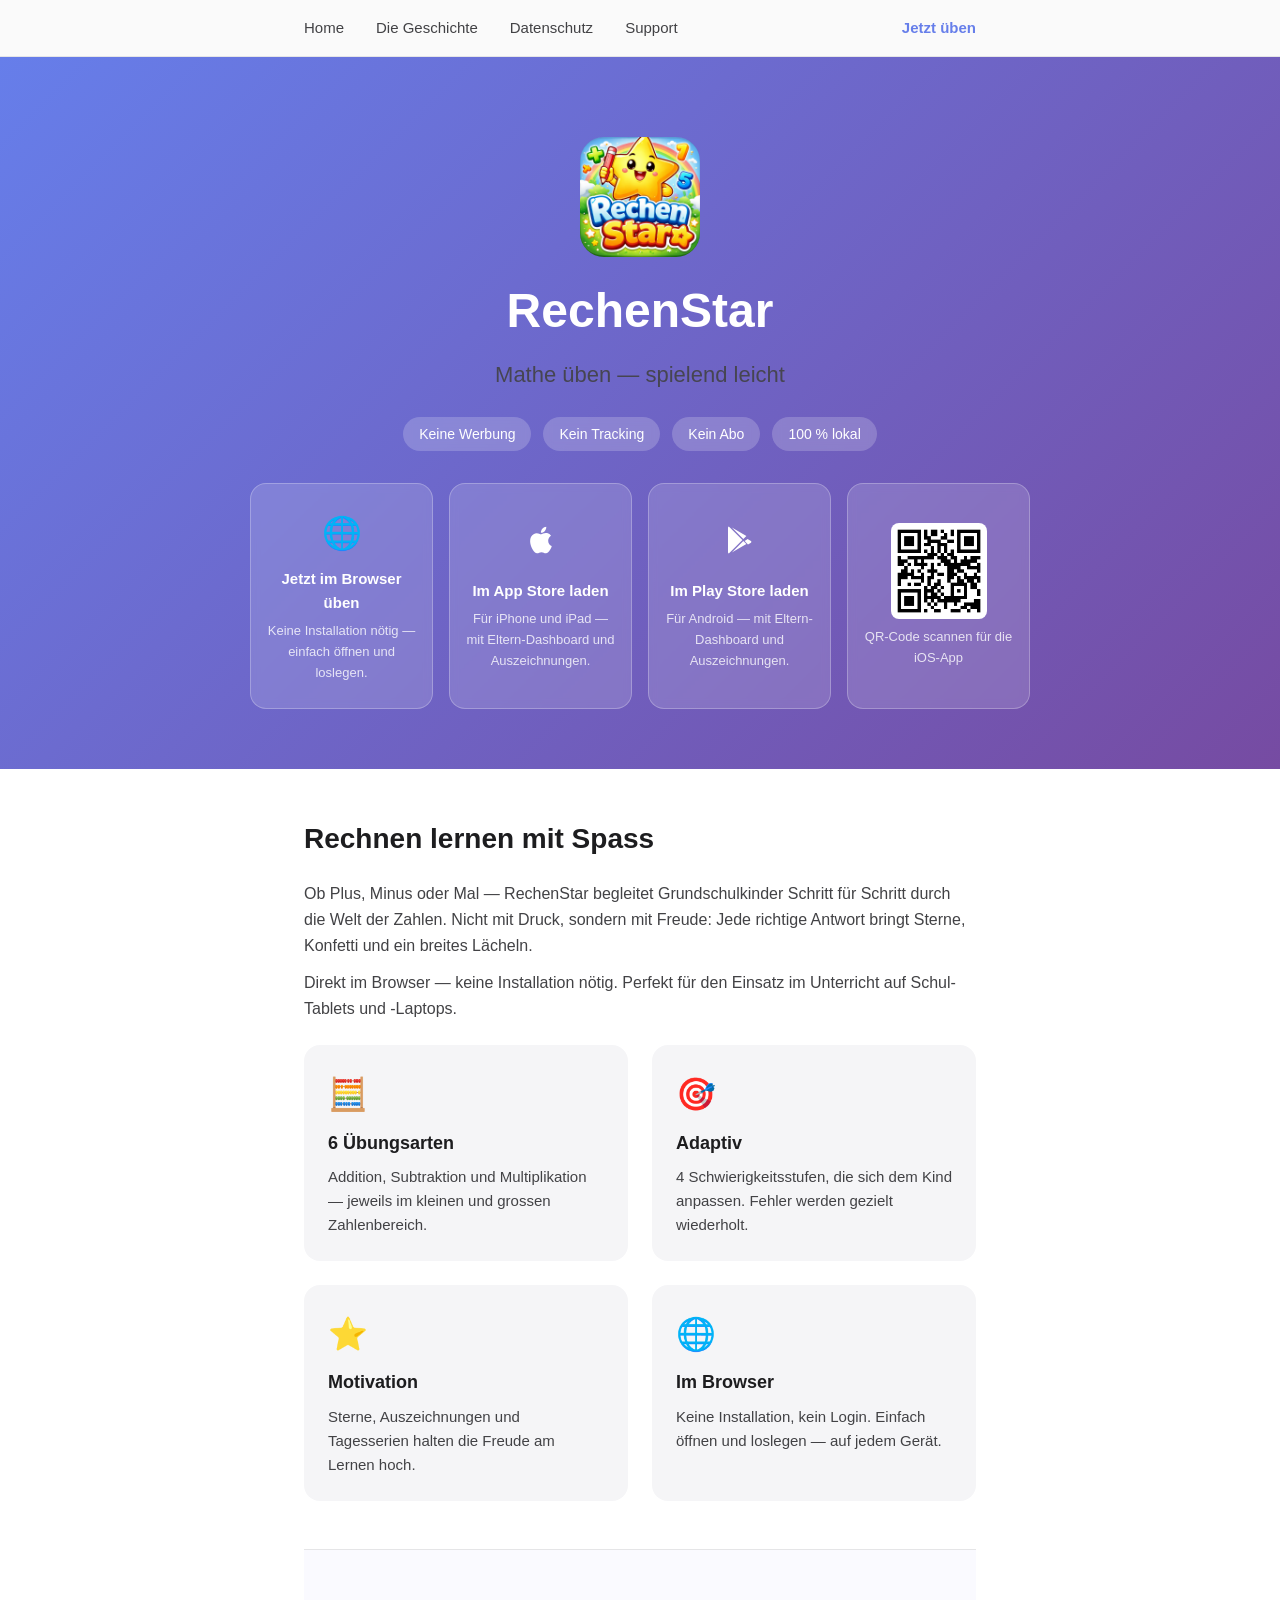
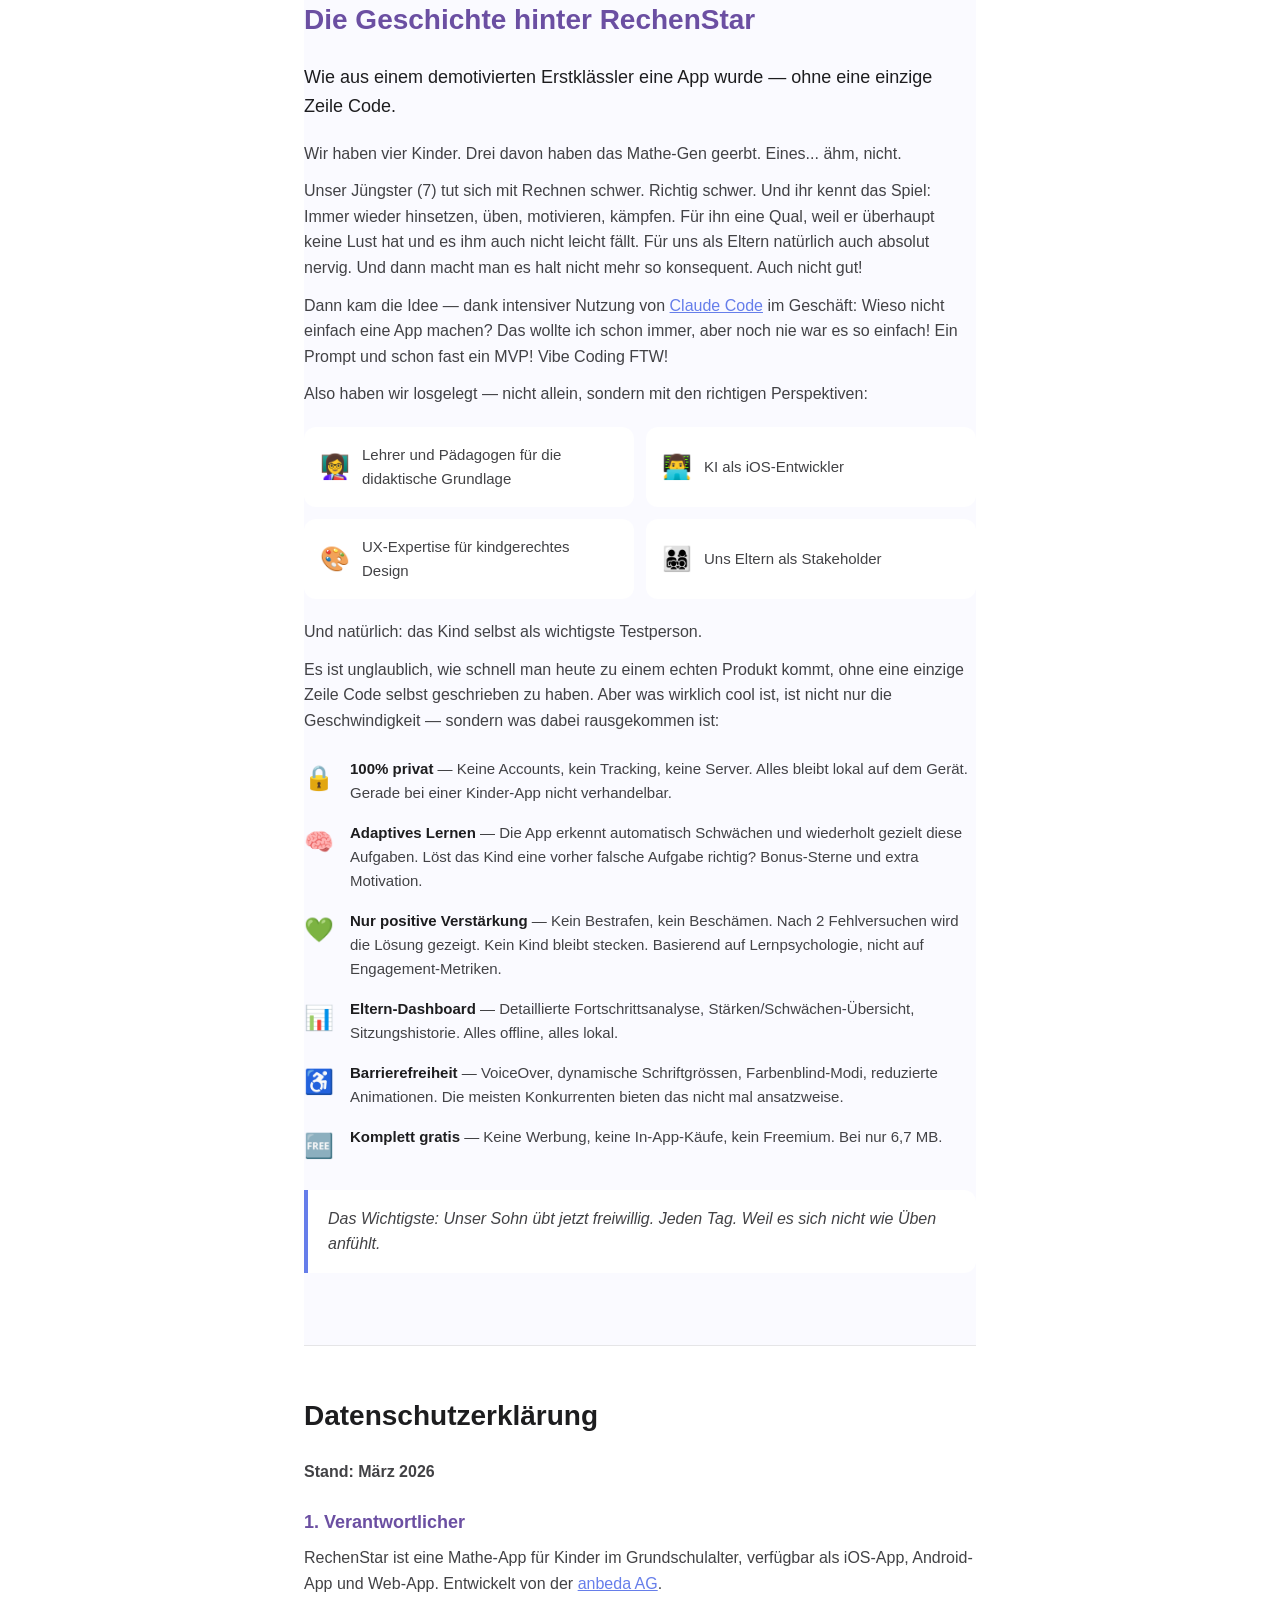
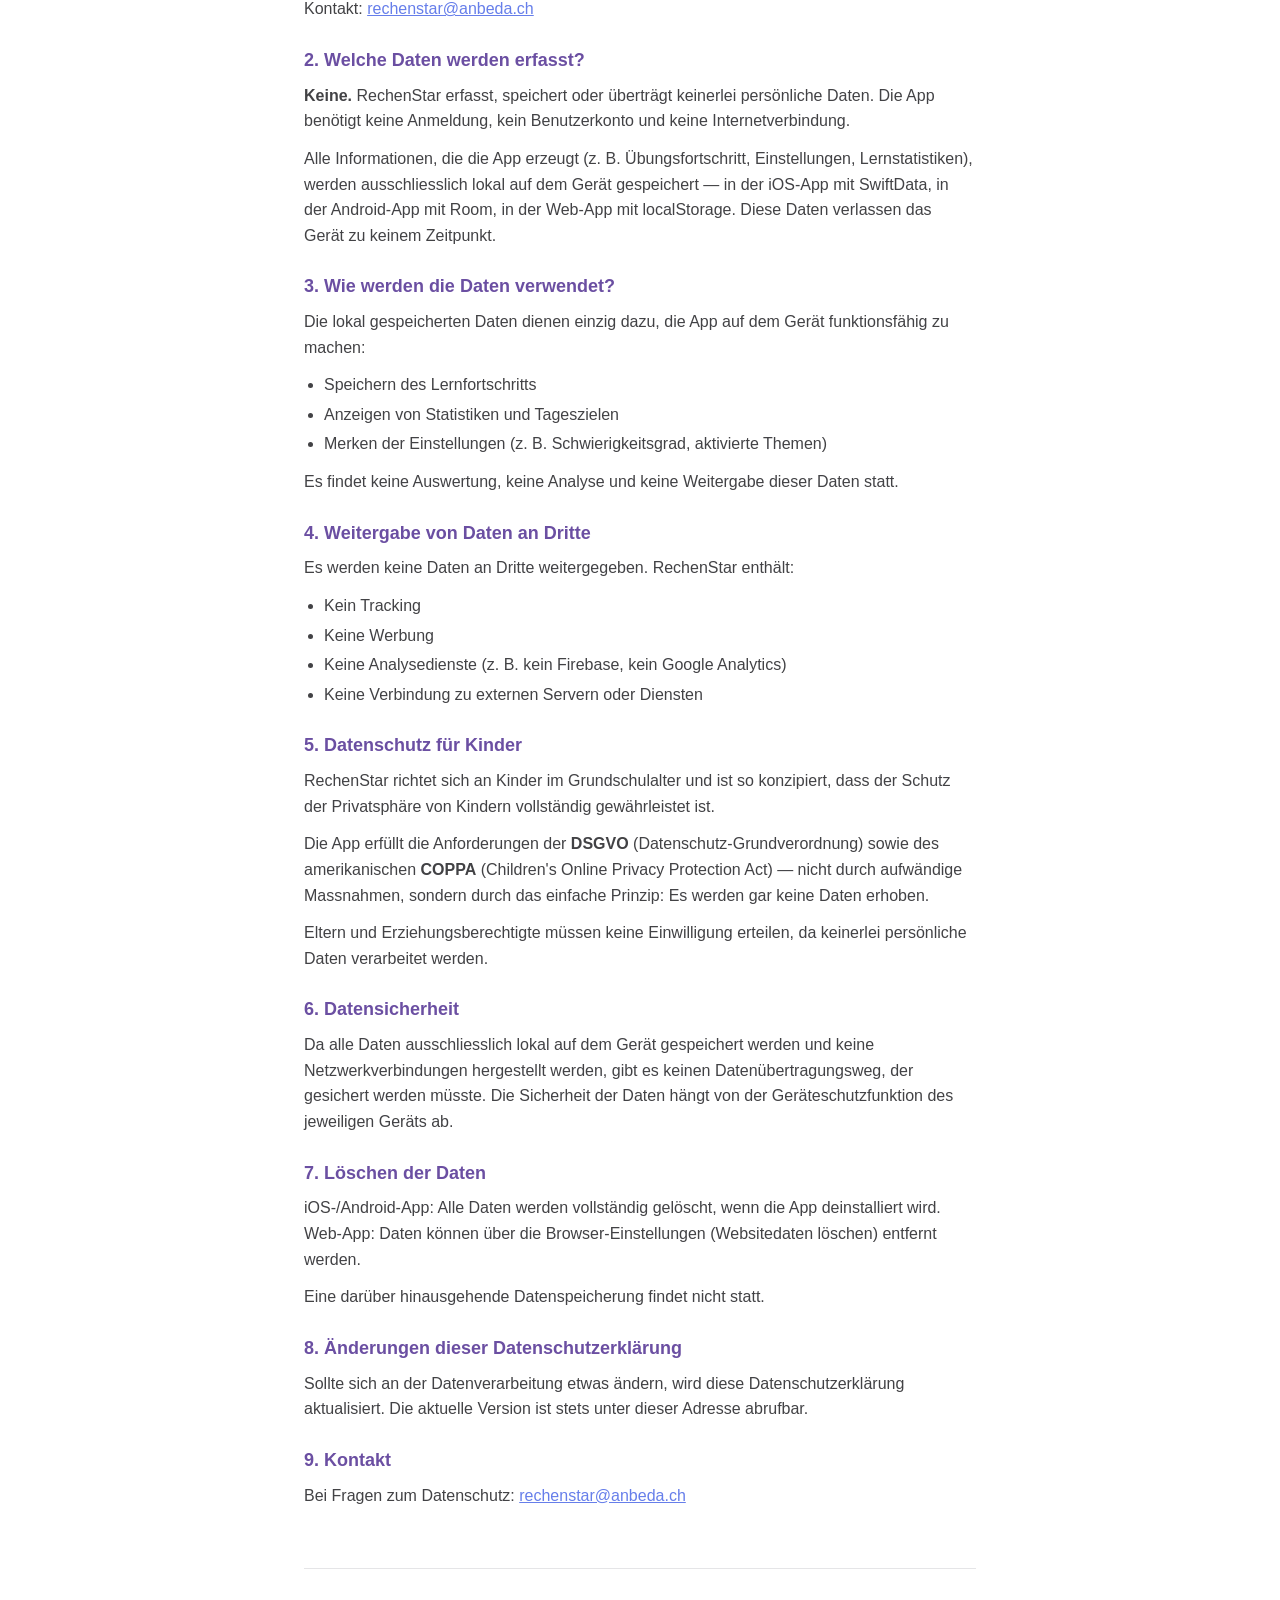
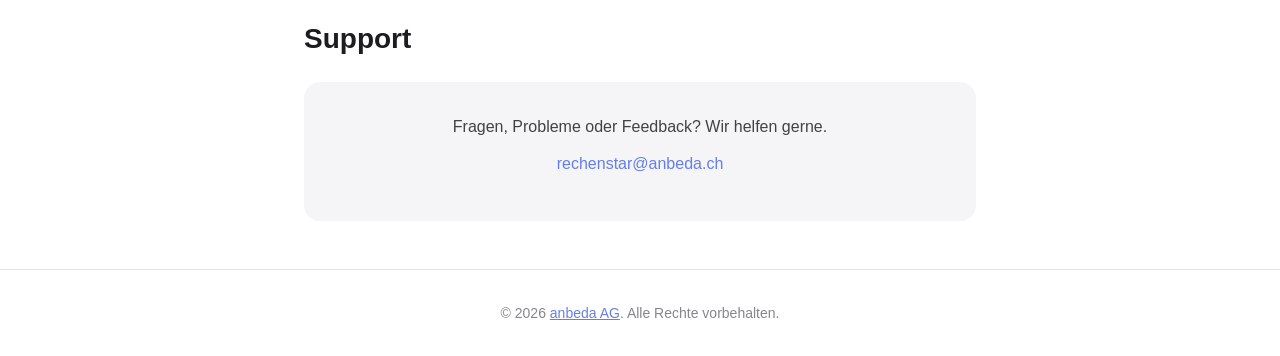
<file: index.html>
<!DOCTYPE html>
<html lang="de">
<head>
    <meta charset="UTF-8">
    <meta name="viewport" content="width=device-width, initial-scale=1.0">
    <title>RechenStar — Mathe üben, spielend leicht</title>
    <meta name="description" content="Mathe üben für Grundschulkinder — mit Freude statt Druck. Für iOS, Android und im Browser. Keine Werbung, kein Tracking, kein Abo.">
    <meta property="og:type" content="website">
    <meta property="og:url" content="https://rechenstar.ch">
    <meta property="og:title" content="RechenStar — Mathe üben, spielend leicht">
    <meta property="og:description" content="Mathe üben für Grundschulkinder — mit Freude statt Druck. Für iOS, Android und im Browser. Keine Werbung, kein Tracking, kein Abo.">
    <meta property="og:image" content="https://rechenstar.ch/img/banner.png">
    <meta property="og:image:width" content="1280">
    <meta property="og:image:height" content="720">
    <meta name="twitter:card" content="summary_large_image">
    <meta name="twitter:title" content="RechenStar — Mathe üben, spielend leicht">
    <meta name="twitter:description" content="Mathe üben für Grundschulkinder — mit Freude statt Druck. Für iOS, Android und im Browser. Keine Werbung, kein Tracking, kein Abo.">
    <meta name="twitter:image" content="https://rechenstar.ch/img/banner.png">
    <link rel="icon" type="image/png" sizes="32x32" href="img/favicon-32.png">
    <link rel="icon" type="image/png" sizes="16x16" href="img/favicon-16.png">
    <link rel="apple-touch-icon" href="img/apple-touch-icon.png">
    <style>
        * { margin: 0; padding: 0; box-sizing: border-box; }

        body {
            font-family: -apple-system, BlinkMacSystemFont, "Segoe UI", Roboto, Helvetica, Arial, sans-serif;
            color: #1d1d1f;
            background: #fff;
            line-height: 1.6;
        }

        .hero {
            background: linear-gradient(135deg, #667eea 0%, #764ba2 100%);
            color: #fff;
            text-align: center;
            padding: 80px 24px 60px;
        }

        .hero h1 {
            font-size: 48px;
            font-weight: 700;
            margin-bottom: 8px;
        }

        .hero .app-icon { width: 120px; height: 120px; border-radius: 24px; margin-bottom: 8px; }

        .hero .subtitle {
            font-size: 22px;
            font-weight: 400;
            opacity: 0.9;
            margin-bottom: 24px;
        }

        .hero .badges {
            display: flex;
            gap: 12px;
            justify-content: center;
            flex-wrap: wrap;
            margin-top: 16px;
        }

        .hero .badge {
            background: rgba(255,255,255,0.2);
            border-radius: 20px;
            padding: 6px 16px;
            font-size: 14px;
            backdrop-filter: blur(4px);
        }


        .cta-cards {
            display: grid;
            grid-template-columns: 1fr 1fr 1fr 1fr;
            gap: 16px;
            margin-top: 32px;
            max-width: 780px;
            margin-left: auto;
            margin-right: auto;
        }

        .cta-card {
            background: rgba(255,255,255,0.15);
            backdrop-filter: blur(4px);
            border: 1px solid rgba(255,255,255,0.25);
            border-radius: 16px;
            padding: 24px 16px;
            text-align: center;
            text-decoration: none;
            color: #fff;
            display: flex;
            flex-direction: column;
            align-items: center;
            justify-content: center;
            transition: transform 0.15s ease, background 0.15s ease;
        }

        .cta-card:hover {
            transform: translateY(-2px);
            background: rgba(255,255,255,0.25);
        }

        .cta-icon { font-size: 32px; margin-bottom: 8px; }

        .cta-card h3 {
            font-size: 15px;
            margin: 0 0 6px;
            color: #fff;
        }

        .cta-card p {
            font-size: 13px;
            margin: 0;
            color: rgba(255,255,255,0.8);
        }

        .cta-card-qr {
            cursor: default;
        }

        .cta-card-qr:hover {
            transform: none;
            background: rgba(255,255,255,0.15);
        }

        .qr-code {
            width: 96px;
            height: 96px;
            border-radius: 8px;
            margin-bottom: 8px;
        }

        @media (max-width: 700px) {
            .cta-cards {
                grid-template-columns: 1fr 1fr;
            }
            .cta-card-qr {
                display: none;
            }
        }

        @media (max-width: 400px) {
            .cta-cards {
                grid-template-columns: 1fr;
            }
        }

        .container {
            max-width: 720px;
            margin: 0 auto;
            padding: 0 24px;
        }

        section {
            padding: 48px 0;
        }

        section + section {
            border-top: 1px solid #e5e5e7;
        }

        h2 {
            font-size: 28px;
            font-weight: 600;
            margin-bottom: 20px;
            color: #1d1d1f;
        }

        h3 {
            font-size: 18px;
            font-weight: 600;
            margin: 24px 0 8px;
            color: #1d1d1f;
        }

        p { margin-bottom: 12px; color: #424245; }

        a { color: #667eea; }

        .features {
            display: grid;
            grid-template-columns: 1fr 1fr;
            gap: 24px;
            margin-top: 24px;
        }

        .feature {
            background: #f5f5f7;
            border-radius: 16px;
            padding: 24px;
        }

        .feature .icon { font-size: 32px; margin-bottom: 8px; }
        .feature h3 { margin-top: 0; }
        .feature p { font-size: 15px; margin-bottom: 0; }

        .privacy-section h3 {
            color: #6b4fa2;
        }

        ul {
            margin: 8px 0 12px 20px;
            color: #424245;
        }

        li { margin-bottom: 4px; }

        .support-box {
            background: #f5f5f7;
            border-radius: 16px;
            padding: 32px;
            text-align: center;
        }

        .support-box a {
            color: #667eea;
            text-decoration: none;
            font-weight: 500;
        }

        .support-box a:hover { text-decoration: underline; }

        footer {
            text-align: center;
            padding: 32px 24px;
            color: #86868b;
            font-size: 14px;
            border-top: 1px solid #e5e5e7;
        }

        .nav-bar {
            background: #fafafa;
            border-bottom: 1px solid #e5e5e7;
            position: sticky;
            top: 0;
            z-index: 10;
        }

        nav {
            display: flex;
            align-items: center;
            gap: 32px;
            max-width: 720px;
            margin: 0 auto;
            padding: 16px 24px;
        }

        nav a {
            color: #424245;
            text-decoration: none;
            font-size: 15px;
            font-weight: 500;
        }

        nav a:hover { color: #667eea; }

        nav a.nav-cta {
            color: #667eea;
            font-weight: 700;
            margin-left: auto;
        }

        .story-section {
            background: #fafaff;
        }

        .story-section h2 {
            color: #6b4fa2;
        }

        .story-intro {
            font-size: 18px;
            color: #1d1d1f;
            font-weight: 500;
            margin-bottom: 20px;
        }

        .story-section blockquote {
            border-left: 4px solid #667eea;
            padding: 16px 20px;
            margin: 24px 0;
            background: #fff;
            border-radius: 0 12px 12px 0;
            font-style: italic;
            color: #424245;
        }

        .story-perspectives {
            display: grid;
            grid-template-columns: 1fr 1fr;
            gap: 12px;
            margin: 20px 0;
        }

        .story-perspective {
            background: #fff;
            border-radius: 12px;
            padding: 16px;
            display: flex;
            align-items: center;
            gap: 12px;
            font-size: 15px;
            color: #424245;
        }

        .story-perspective .sp-icon {
            font-size: 24px;
            flex-shrink: 0;
        }

        .story-highlights {
            margin-top: 24px;
        }

        .story-highlight {
            display: flex;
            gap: 16px;
            align-items: flex-start;
            margin-bottom: 16px;
        }

        .story-highlight .sh-icon {
            font-size: 24px;
            flex-shrink: 0;
            margin-top: 2px;
        }

        .story-highlight strong {
            color: #1d1d1f;
        }

        .story-highlight p {
            margin-bottom: 0;
            font-size: 15px;
        }

        @media (max-width: 600px) {
            .hero h1 { font-size: 32px; }
            .hero .subtitle { font-size: 18px; }
            .features { grid-template-columns: 1fr; }
            .story-perspectives { grid-template-columns: 1fr; }
            nav { gap: 20px; }
        }
    </style>
</head>
<body>

<div class="nav-bar">
<nav>
    <a href="#">Home</a>
    <a href="#geschichte">Die Geschichte</a>
    <a href="#datenschutz">Datenschutz</a>
    <a href="#support">Support</a>
    <a href="./app/" class="nav-cta">Jetzt üben</a>
</nav>
</div>

<div class="hero">
    <img src="img/app-icon.png" alt="RechenStar App Icon" class="app-icon">
    <h1>RechenStar</h1>
    <p class="subtitle">Mathe üben — spielend leicht</p>
    <div class="badges">
        <span class="badge">Keine Werbung</span>
        <span class="badge">Kein Tracking</span>
        <span class="badge">Kein Abo</span>
        <span class="badge">100 % lokal</span>
    </div>
    <div class="cta-cards">
        <a href="./app/" class="cta-card">
            <div class="cta-icon">🌐</div>
            <h3>Jetzt im Browser üben</h3>
            <p>Keine Installation nötig — einfach öffnen und loslegen.</p>
        </a>
        <a href="https://apple.co/3MHsOig" class="cta-card" target="_blank" rel="noopener">
            <div class="cta-icon">
                <svg width="32" height="32" viewBox="0 0 24 24" fill="#fff"><path d="M18.71 19.5c-.83 1.24-1.71 2.45-3.05 2.47-1.34.03-1.77-.79-3.29-.79-1.53 0-2 .77-3.27.82-1.31.05-2.3-1.32-3.14-2.53C4.25 17 2.94 12.45 4.7 9.39c.87-1.52 2.43-2.48 4.12-2.51 1.28-.02 2.5.87 3.29.87.78 0 2.26-1.07 3.8-.91.65.03 2.47.26 3.64 1.98-.09.06-2.17 1.28-2.15 3.81.03 3.02 2.65 4.03 2.68 4.04-.03.07-.42 1.44-1.38 2.83M13 3.5c.73-.83 1.94-1.46 2.94-1.5.13 1.17-.34 2.35-1.04 3.19-.69.85-1.83 1.51-2.95 1.42-.15-1.15.41-2.35 1.05-3.11z"/></svg>
            </div>
            <h3>Im App Store laden</h3>
            <p>Für iPhone und iPad — mit Eltern-Dashboard und Auszeichnungen.</p>
        </a>
        <a href="https://play.google.com/store/apps/details?id=ch.rechenstar.app" class="cta-card" target="_blank" rel="noopener">
            <div class="cta-icon">
                <svg width="32" height="32" viewBox="0 0 24 24" fill="#fff"><path d="M3.609 1.814L13.792 12 3.61 22.186a.996.996 0 0 1-.61-.92V2.734a1 1 0 0 1 .609-.92zm10.89 10.893l2.302 2.302-10.937 6.333 8.635-8.635zm3.199-1.38l2.5 1.449c.5.29.5.99 0 1.28l-2.196 1.273-2.534-2.534 2.23-1.468zM5.864 2.658L16.8 8.99l-2.302 2.302-8.634-8.634z"/></svg>
            </div>
            <h3>Im Play Store laden</h3>
            <p>Für Android — mit Eltern-Dashboard und Auszeichnungen.</p>
        </a>
        <div class="cta-card cta-card-qr">
            <img class="qr-code" src="img/qr-appstore.png" alt="QR-Code zum App Store">
            <p>QR-Code scannen für die iOS-App</p>
        </div>
    </div>
</div>

<div class="container">

    <!-- APP / MARKETING -->
    <section id="app">
        <h2>Rechnen lernen mit Spass</h2>
        <p>
            Ob Plus, Minus oder Mal — RechenStar begleitet Grundschulkinder Schritt für Schritt
            durch die Welt der Zahlen. Nicht mit Druck, sondern mit Freude: Jede richtige Antwort
            bringt Sterne, Konfetti und ein breites Lächeln.
        </p>
        <p>
            Direkt im Browser — keine Installation nötig. Perfekt für den Einsatz im Unterricht
            auf Schul-Tablets und -Laptops.
        </p>

        <div class="features">
            <div class="feature">
                <div class="icon">🧮</div>
                <h3>6 Übungsarten</h3>
                <p>Addition, Subtraktion und Multiplikation — jeweils im kleinen und grossen Zahlenbereich.</p>
            </div>
            <div class="feature">
                <div class="icon">🎯</div>
                <h3>Adaptiv</h3>
                <p>4 Schwierigkeitsstufen, die sich dem Kind anpassen. Fehler werden gezielt wiederholt.</p>
            </div>
            <div class="feature">
                <div class="icon">⭐</div>
                <h3>Motivation</h3>
                <p>Sterne, Auszeichnungen und Tagesserien halten die Freude am Lernen hoch.</p>
            </div>
            <div class="feature">
                <div class="icon">🌐</div>
                <h3>Im Browser</h3>
                <p>Keine Installation, kein Login. Einfach öffnen und loslegen — auf jedem Gerät.</p>
            </div>
        </div>

    </section>

    <!-- GESCHICHTE -->
    <section id="geschichte" class="story-section">
        <h2>Die Geschichte hinter RechenStar</h2>

        <p class="story-intro">
            Wie aus einem demotivierten Erstklässler eine App wurde — ohne eine einzige Zeile Code.
        </p>

        <p>
            Wir haben vier Kinder. Drei davon haben das Mathe-Gen geerbt. Eines... ähm, nicht.
        </p>

        <p>
            Unser Jüngster (7) tut sich mit Rechnen schwer. Richtig schwer. Und ihr kennt das Spiel:
            Immer wieder hinsetzen, üben, motivieren, kämpfen. Für ihn eine Qual, weil er überhaupt
            keine Lust hat und es ihm auch nicht leicht fällt. Für uns als Eltern natürlich auch
            absolut nervig. Und dann macht man es halt nicht mehr so konsequent. Auch nicht gut!
        </p>

        <p>
            Dann kam die Idee — dank intensiver Nutzung von
            <a href="https://claude.ai" target="_blank" rel="noopener">Claude Code</a> im Geschäft:
            Wieso nicht einfach eine App machen? Das wollte ich schon immer, aber noch nie war es so
            einfach! Ein Prompt und schon fast ein MVP! Vibe Coding FTW!
        </p>

        <p>Also haben wir losgelegt — nicht allein, sondern mit den richtigen Perspektiven:</p>

        <div class="story-perspectives">
            <div class="story-perspective">
                <span class="sp-icon">👩‍🏫</span>
                <span>Lehrer und Pädagogen für die didaktische Grundlage</span>
            </div>
            <div class="story-perspective">
                <span class="sp-icon">👨‍💻</span>
                <span>KI als iOS-Entwickler</span>
            </div>
            <div class="story-perspective">
                <span class="sp-icon">🎨</span>
                <span>UX-Expertise für kindgerechtes Design</span>
            </div>
            <div class="story-perspective">
                <span class="sp-icon">👨‍👩‍👧‍👦</span>
                <span>Uns Eltern als Stakeholder</span>
            </div>
        </div>

        <p>
            Und natürlich: das Kind selbst als wichtigste Testperson.
        </p>

        <p>
            Es ist unglaublich, wie schnell man heute zu einem echten Produkt kommt, ohne eine
            einzige Zeile Code selbst geschrieben zu haben. Aber was wirklich cool ist, ist nicht
            nur die Geschwindigkeit — sondern was dabei rausgekommen ist:
        </p>

        <div class="story-highlights">
            <div class="story-highlight">
                <span class="sh-icon">🔒</span>
                <p><strong>100% privat</strong> — Keine Accounts, kein Tracking, keine Server. Alles bleibt lokal auf dem Gerät. Gerade bei einer Kinder-App nicht verhandelbar.</p>
            </div>
            <div class="story-highlight">
                <span class="sh-icon">🧠</span>
                <p><strong>Adaptives Lernen</strong> — Die App erkennt automatisch Schwächen und wiederholt gezielt diese Aufgaben. Löst das Kind eine vorher falsche Aufgabe richtig? Bonus-Sterne und extra Motivation.</p>
            </div>
            <div class="story-highlight">
                <span class="sh-icon">💚</span>
                <p><strong>Nur positive Verstärkung</strong> — Kein Bestrafen, kein Beschämen. Nach 2 Fehlversuchen wird die Lösung gezeigt. Kein Kind bleibt stecken. Basierend auf Lernpsychologie, nicht auf Engagement-Metriken.</p>
            </div>
            <div class="story-highlight">
                <span class="sh-icon">📊</span>
                <p><strong>Eltern-Dashboard</strong> — Detaillierte Fortschrittsanalyse, Stärken/Schwächen-Übersicht, Sitzungshistorie. Alles offline, alles lokal.</p>
            </div>
            <div class="story-highlight">
                <span class="sh-icon">♿</span>
                <p><strong>Barrierefreiheit</strong> — VoiceOver, dynamische Schriftgrössen, Farbenblind-Modi, reduzierte Animationen. Die meisten Konkurrenten bieten das nicht mal ansatzweise.</p>
            </div>
            <div class="story-highlight">
                <span class="sh-icon">🆓</span>
                <p><strong>Komplett gratis</strong> — Keine Werbung, keine In-App-Käufe, kein Freemium. Bei nur 6,7 MB.</p>
            </div>
        </div>

        <blockquote>
            Das Wichtigste: Unser Sohn übt jetzt freiwillig. Jeden Tag. Weil es sich nicht wie Üben anfühlt.
        </blockquote>
    </section>

    <!-- DATENSCHUTZ -->
    <section id="datenschutz" class="privacy-section">
        <h2>Datenschutzerklärung</h2>
        <p><strong>Stand: März 2026</strong></p>

        <h3>1. Verantwortlicher</h3>
        <p>
            RechenStar ist eine Mathe-App für Kinder im Grundschulalter, verfügbar als iOS-App, Android-App und Web-App.
            Entwickelt von der <a href="https://anbeda.ch" target="_blank" rel="noopener">anbeda AG</a>.<br>
            Kontakt: <a href="mailto:rechenstar@anbeda.ch">rechenstar@anbeda.ch</a>
        </p>

        <h3>2. Welche Daten werden erfasst?</h3>
        <p>
            <strong>Keine.</strong> RechenStar erfasst, speichert oder überträgt keinerlei persönliche Daten.
            Die App benötigt keine Anmeldung, kein Benutzerkonto und keine Internetverbindung.
        </p>
        <p>
            Alle Informationen, die die App erzeugt (z. B. Übungsfortschritt, Einstellungen, Lernstatistiken),
            werden ausschliesslich lokal auf dem Gerät gespeichert — in der iOS-App mit SwiftData,
            in der Android-App mit Room, in der Web-App mit localStorage. Diese Daten verlassen das Gerät zu keinem Zeitpunkt.
        </p>

        <h3>3. Wie werden die Daten verwendet?</h3>
        <p>Die lokal gespeicherten Daten dienen einzig dazu, die App auf dem Gerät funktionsfähig zu machen:</p>
        <ul>
            <li>Speichern des Lernfortschritts</li>
            <li>Anzeigen von Statistiken und Tageszielen</li>
            <li>Merken der Einstellungen (z. B. Schwierigkeitsgrad, aktivierte Themen)</li>
        </ul>
        <p>Es findet keine Auswertung, keine Analyse und keine Weitergabe dieser Daten statt.</p>

        <h3>4. Weitergabe von Daten an Dritte</h3>
        <p>Es werden keine Daten an Dritte weitergegeben. RechenStar enthält:</p>
        <ul>
            <li>Kein Tracking</li>
            <li>Keine Werbung</li>
            <li>Keine Analysedienste (z. B. kein Firebase, kein Google Analytics)</li>
            <li>Keine Verbindung zu externen Servern oder Diensten</li>
        </ul>

        <h3>5. Datenschutz für Kinder</h3>
        <p>
            RechenStar richtet sich an Kinder im Grundschulalter und ist so konzipiert, dass der Schutz
            der Privatsphäre von Kindern vollständig gewährleistet ist.
        </p>
        <p>
            Die App erfüllt die Anforderungen der <strong>DSGVO</strong> (Datenschutz-Grundverordnung)
            sowie des amerikanischen <strong>COPPA</strong> (Children's Online Privacy Protection Act) —
            nicht durch aufwändige Massnahmen, sondern durch das einfache Prinzip:
            Es werden gar keine Daten erhoben.
        </p>
        <p>
            Eltern und Erziehungsberechtigte müssen keine Einwilligung erteilen,
            da keinerlei persönliche Daten verarbeitet werden.
        </p>

        <h3>6. Datensicherheit</h3>
        <p>
            Da alle Daten ausschliesslich lokal auf dem Gerät gespeichert werden und keine
            Netzwerkverbindungen hergestellt werden, gibt es keinen Datenübertragungsweg,
            der gesichert werden müsste. Die Sicherheit der Daten hängt von der
            Geräteschutzfunktion des jeweiligen Geräts ab.
        </p>

        <h3>7. Löschen der Daten</h3>
        <p>
            iOS-/Android-App: Alle Daten werden vollständig gelöscht, wenn die App deinstalliert wird.<br>
            Web-App: Daten können über die Browser-Einstellungen (Websitedaten löschen) entfernt werden.
        </p>
        <p>Eine darüber hinausgehende Datenspeicherung findet nicht statt.</p>

        <h3>8. Änderungen dieser Datenschutzerklärung</h3>
        <p>
            Sollte sich an der Datenverarbeitung etwas ändern, wird diese Datenschutzerklärung
            aktualisiert. Die aktuelle Version ist stets unter dieser Adresse abrufbar.
        </p>

        <h3>9. Kontakt</h3>
        <p>
            Bei Fragen zum Datenschutz:
            <a href="mailto:rechenstar@anbeda.ch">rechenstar@anbeda.ch</a>
        </p>
    </section>

    <!-- SUPPORT -->
    <section id="support">
        <h2>Support</h2>
        <div class="support-box">
            <p>Fragen, Probleme oder Feedback? Wir helfen gerne.</p>
            <p><a href="mailto:rechenstar@anbeda.ch">rechenstar@anbeda.ch</a></p>
        </div>
    </section>

</div>

<footer>
    &copy; 2026 <a href="https://anbeda.ch" target="_blank" rel="noopener">anbeda AG</a>. Alle Rechte vorbehalten.
</footer>

</body>
</html>
</file>
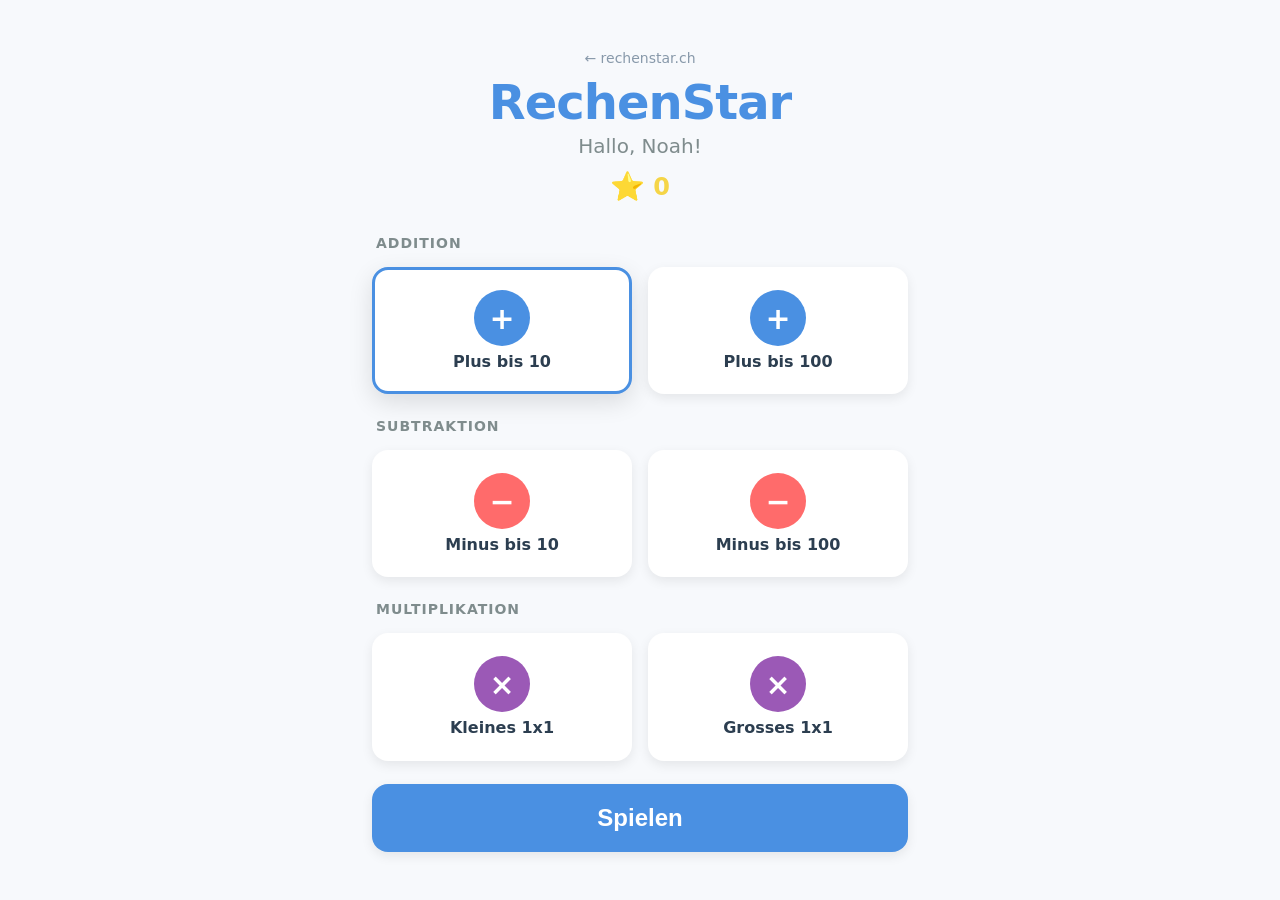
<file: app/index.html>
<!DOCTYPE html>
<html lang="de">
<head>
  <meta charset="UTF-8">
  <meta name="viewport" content="width=device-width, initial-scale=1.0, user-scalable=no">
  <meta name="apple-mobile-web-app-capable" content="yes">
  <meta name="apple-mobile-web-app-status-bar-style" content="default">
  <title>RechenStar</title>
  <link rel="stylesheet" href="css/style.css">
  <link rel="icon" type="image/png" sizes="32x32" href="../img/favicon-32.png">
  <link rel="icon" type="image/png" sizes="16x16" href="../img/favicon-16.png">
  <link rel="apple-touch-icon" href="../img/apple-touch-icon.png">
</head>
<body>
  <div id="app">
    <!-- Screens werden per JS eingeblendet -->
  </div>

  <script src="js/storage.js"></script>
  <script src="js/exercises.js"></script>
  <script src="js/sounds.js"></script>
  <script src="js/ui.js"></script>
  <script src="js/app.js"></script>
</body>
</html>
</file>
<file: app/css/style.css>
/* ========================================
   RechenStar Web — Styles
   Farben orientiert an der iOS-App
   ======================================== */

:root {
  /* Hauptfarben */
  --sky-blue: #4A90E2;
  --sun-yellow: #F5D547;
  --grass-green: #7ED321;
  --coral: #FF6B6B;
  --purple: #9B59B6;
  --orange: #FFA500;

  /* Hintergrund & Text */
  --bg: #F7F9FC;
  --card-bg: #FFFFFF;
  --text-primary: #2C3E50;
  --text-secondary: #7F8C8D;

  /* Schatten */
  --shadow: 0 4px 12px rgba(0, 0, 0, 0.08);
  --shadow-lg: 0 8px 24px rgba(0, 0, 0, 0.12);

  /* Rundungen */
  --radius: 16px;
  --radius-lg: 24px;
  --radius-round: 50%;
}

* {
  margin: 0;
  padding: 0;
  box-sizing: border-box;
  -webkit-tap-highlight-color: transparent;
}

html, body {
  height: 100%;
  overflow: hidden;
}

body {
  font-family: -apple-system, 'SF Pro Rounded', 'Nunito', system-ui, sans-serif;
  background: var(--bg);
  color: var(--text-primary);
  user-select: none;
  -webkit-user-select: none;
}

#app {
  height: 100%;
  display: flex;
  flex-direction: column;
  width: 100%;
  max-width: 600px;
  margin: 0 auto;
}

/* ========================================
   Screens
   ======================================== */

.screen {
  display: none;
  flex-direction: column;
  height: 100%;
  padding: 16px;
  overflow-y: auto;
}

.screen.active {
  display: flex;
}

/* Exercise-Screen: festes Layout ohne Grössenänderung */
#screen-exercise {
  overflow: hidden;
  justify-content: space-between;
}

/* ========================================
   Home Screen
   ======================================== */

.home-header {
  text-align: center;
  padding: 24px 0 16px;
}

.home-back {
  display: inline-block;
  font-size: 14px;
  color: #8899aa;
  text-decoration: none;
  margin-bottom: 8px;
}

.home-back:hover {
  color: var(--sky-blue);
}

.home-title {
  font-size: 40px;
  font-weight: 800;
  color: var(--sky-blue);
  letter-spacing: -1px;
}

.home-greeting {
  font-size: 20px;
  color: var(--text-secondary);
  margin-top: 4px;
}

.home-stars {
  display: flex;
  align-items: center;
  justify-content: center;
  gap: 8px;
  margin-top: 12px;
  font-size: 24px;
  font-weight: 700;
  color: var(--sun-yellow);
}

.home-stars .star-icon {
  font-size: 28px;
}

/* Streak-Anzeige */
.home-streak {
  display: flex;
  align-items: center;
  justify-content: center;
  gap: 6px;
  margin-top: 8px;
  font-size: 16px;
  font-weight: 600;
  color: var(--orange);
}

/* Kategorien */
.category-grid {
  display: grid;
  grid-template-columns: 1fr 1fr;
  gap: 12px;
  padding: 8px 0;
  flex: 1;
  align-content: start;
}

.category-group-label {
  grid-column: 1 / -1;
  font-size: 14px;
  font-weight: 700;
  text-transform: uppercase;
  letter-spacing: 1px;
  color: var(--text-secondary);
  padding: 8px 4px 0;
}

.category-card {
  background: var(--card-bg);
  border-radius: var(--radius);
  padding: 16px 12px;
  text-align: center;
  box-shadow: var(--shadow);
  cursor: pointer;
  transition: transform 0.15s ease, box-shadow 0.15s ease;
  border: 3px solid transparent;
  display: flex;
  flex-direction: column;
  align-items: center;
  gap: 6px;
}

.category-card:active {
  transform: scale(0.95);
}

.category-card.selected {
  border-color: var(--sky-blue);
  box-shadow: var(--shadow-lg);
}

.category-icon {
  width: 48px;
  height: 48px;
  border-radius: var(--radius-round);
  display: flex;
  align-items: center;
  justify-content: center;
  font-size: 26px;
  font-weight: 700;
  color: white;
}

.category-icon.addition { background: var(--sky-blue); }
.category-icon.subtraction { background: var(--coral); }
.category-icon.multiplication { background: var(--purple); }

.category-name {
  font-size: 14px;
  font-weight: 700;
  color: var(--text-primary);
  line-height: 1.2;
}

.category-detail {
  font-size: 12px;
  color: var(--text-secondary);
}

/* Start-Button */
.start-section {
  padding: 12px 0 24px;
}

.btn-start {
  width: 100%;
  padding: 18px;
  font-size: 22px;
  font-weight: 700;
  color: white;
  background: var(--sky-blue);
  border: none;
  border-radius: var(--radius);
  cursor: pointer;
  box-shadow: var(--shadow);
  transition: transform 0.15s ease, background 0.15s ease;
}

.btn-start:active {
  transform: scale(0.97);
  background: #3a7bc8;
}

.btn-start:disabled {
  background: #B0C4DE;
  cursor: not-allowed;
}

/* ========================================
   Exercise Screen
   ======================================== */

.exercise-header {
  display: flex;
  justify-content: space-between;
  align-items: center;
  padding: 8px 0;
}

.exercise-progress-text {
  font-size: 16px;
  font-weight: 600;
  color: var(--text-secondary);
}

.exercise-stars {
  display: flex;
  align-items: center;
  gap: 4px;
  font-size: 18px;
  font-weight: 700;
  color: var(--sun-yellow);
}

.btn-close {
  width: 36px;
  height: 36px;
  border-radius: var(--radius-round);
  border: none;
  background: #EEF2F7;
  font-size: 18px;
  font-weight: 700;
  color: var(--text-secondary);
  cursor: pointer;
  display: flex;
  align-items: center;
  justify-content: center;
}

/* Fortschrittsbalken */
.progress-bar-container {
  height: 8px;
  background: #EEF2F7;
  border-radius: 4px;
  margin: 4px 0 12px;
  overflow: hidden;
}

.progress-bar-fill {
  height: 100%;
  background: var(--sky-blue);
  border-radius: 4px;
  transition: width 0.4s ease;
}

/* Aufgaben-Karte */
.exercise-card {
  background: var(--card-bg);
  border-radius: var(--radius-lg);
  box-shadow: var(--shadow-lg);
  padding: 24px 16px;
  text-align: center;
  flex: 1 0 auto;
  min-height: 160px;
  max-height: 240px;
  display: flex;
  flex-direction: column;
  justify-content: center;
}

.exercise-display {
  display: flex;
  align-items: center;
  justify-content: center;
  gap: 12px;
  flex-wrap: wrap;
  min-height: 72px;
}

.exercise-number {
  font-size: 52px;
  font-weight: 700;
  color: var(--text-primary);
  min-width: 40px;
}

.exercise-operator {
  font-size: 40px;
  font-weight: 700;
  color: var(--sky-blue);
}

.exercise-equals {
  font-size: 40px;
  font-weight: 700;
  color: var(--text-secondary);
}

.exercise-gap {
  font-size: 52px;
  font-weight: 700;
  color: var(--sky-blue);
  min-width: 56px;
  border-bottom: 4px solid var(--sky-blue);
  padding: 0 4px;
}

/* Antwort-Anzeige */
.answer-display {
  margin-top: 12px;
  height: 64px;
  display: flex;
  align-items: center;
  justify-content: center;
}

.answer-value {
  font-size: 48px;
  font-weight: 700;
  color: var(--sky-blue);
  min-width: 60px;
  text-align: center;
  border-bottom: 4px solid var(--sky-blue);
  padding: 0 8px;
  transition: color 0.2s;
}

.answer-value.correct {
  color: var(--grass-green);
  border-color: var(--grass-green);
}

.answer-value.incorrect {
  color: var(--coral);
  border-color: var(--coral);
}

.answer-value.empty::after {
  content: '_';
  opacity: 0.3;
}

/* Shake-Animation */
@keyframes shake {
  0%, 100% { transform: translateX(0); }
  20% { transform: translateX(-12px); }
  40% { transform: translateX(12px); }
  60% { transform: translateX(-8px); }
  80% { transform: translateX(8px); }
}

.shake {
  animation: shake 0.4s ease-in-out;
}

/* Feedback-Bereich */
.feedback-area {
  height: 48px;
  display: flex;
  align-items: center;
  justify-content: center;
  flex-shrink: 0;
}

.feedback-text {
  font-size: 18px;
  font-weight: 700;
  text-align: center;
  opacity: 0;
  transition: opacity 0.3s;
}

.feedback-text.visible {
  opacity: 1;
}

.feedback-text.correct {
  color: var(--grass-green);
}

.feedback-text.incorrect {
  color: var(--coral);
}

.feedback-text.hint {
  color: var(--orange);
}

.feedback-text.answer {
  color: var(--grass-green);
}

/* Sterne-Feedback */
.feedback-stars {
  display: flex;
  gap: 8px;
  font-size: 32px;
}

@keyframes star-pop {
  0% { transform: scale(0); opacity: 0; }
  50% { transform: scale(1.3); }
  100% { transform: scale(1); opacity: 1; }
}

.feedback-stars span {
  animation: star-pop 0.4s ease forwards;
  opacity: 0;
}

.feedback-stars span:nth-child(2) {
  animation-delay: 0.15s;
}

/* Nummernpad */
.numpad {
  display: grid;
  grid-template-columns: repeat(3, 1fr);
  gap: 10px;
  padding: 8px 16px;
  max-width: 340px;
  margin: 0 auto;
  width: 100%;
}

.numpad-btn {
  aspect-ratio: 1;
  border-radius: var(--radius-round);
  border: none;
  font-size: 28px;
  font-weight: 700;
  color: var(--text-primary);
  background: var(--card-bg);
  box-shadow: var(--shadow);
  cursor: pointer;
  transition: transform 0.1s ease, background 0.1s ease;
  display: flex;
  align-items: center;
  justify-content: center;
  max-width: 80px;
  max-height: 80px;
  width: 100%;
  justify-self: center;
}

.numpad-btn:active {
  transform: scale(0.9);
  background: #EEF2F7;
}

.numpad-btn.delete {
  background: #EEF2F7;
  color: var(--text-secondary);
  font-size: 22px;
}

.numpad-btn.submit {
  background: var(--grass-green);
  color: white;
  font-size: 26px;
}

.numpad-btn.submit:active {
  background: #6bc318;
}

.numpad-btn:disabled {
  opacity: 0.4;
  cursor: not-allowed;
}

/* Überspringen */
.skip-section {
  text-align: center;
  height: 40px;
  flex-shrink: 0;
}

.btn-skip {
  background: none;
  border: none;
  color: var(--text-secondary);
  font-size: 15px;
  font-weight: 600;
  cursor: pointer;
  padding: 8px 16px;
}

.btn-skip:hover {
  color: var(--text-primary);
}

/* ========================================
   Results Screen
   ======================================== */

.results-screen {
  align-items: center;
  justify-content: center;
  gap: 20px;
  padding: 24px 16px;
}

.results-title {
  font-size: 36px;
  font-weight: 800;
  color: var(--sky-blue);
}

.results-stars-display {
  display: flex;
  gap: 8px;
  font-size: 44px;
}

@keyframes result-star {
  0% { transform: scale(0) rotate(-30deg); opacity: 0; }
  60% { transform: scale(1.2) rotate(10deg); }
  100% { transform: scale(1) rotate(0deg); opacity: 1; }
}

.results-stars-display span {
  opacity: 0;
  animation: result-star 0.5s ease forwards;
}

.results-stars-display span:nth-child(2) { animation-delay: 0.15s; }
.results-stars-display span:nth-child(3) { animation-delay: 0.3s; }
.results-stars-display span:nth-child(4) { animation-delay: 0.45s; }
.results-stars-display span:nth-child(5) { animation-delay: 0.6s; }

.results-star-text {
  font-size: 22px;
  font-weight: 700;
  color: var(--sun-yellow);
}

/* Stats-Karten */
.results-stats {
  display: flex;
  gap: 12px;
  width: 100%;
}

.stat-card {
  flex: 1;
  background: var(--card-bg);
  border-radius: var(--radius);
  padding: 16px 8px;
  text-align: center;
  box-shadow: var(--shadow);
}

.stat-icon {
  font-size: 24px;
  margin-bottom: 4px;
}

.stat-value {
  font-size: 22px;
  font-weight: 700;
  color: var(--text-primary);
}

.stat-label {
  font-size: 12px;
  color: var(--text-secondary);
  margin-top: 2px;
}

/* Level-Anzeige */
.results-level {
  background: var(--card-bg);
  border-radius: var(--radius);
  padding: 16px 24px;
  box-shadow: var(--shadow);
  text-align: center;
  width: 100%;
}

.results-level-title {
  font-size: 14px;
  color: var(--text-secondary);
  font-weight: 600;
}

.results-level-name {
  font-size: 20px;
  font-weight: 700;
  color: var(--purple);
  margin: 4px 0;
}

.results-level-progress {
  height: 8px;
  background: #EEF2F7;
  border-radius: 4px;
  overflow: hidden;
  margin-top: 8px;
}

.results-level-progress-fill {
  height: 100%;
  background: var(--purple);
  border-radius: 4px;
  transition: width 1s ease;
}

.results-level-next {
  font-size: 12px;
  color: var(--text-secondary);
  margin-top: 4px;
}

/* Streak */
.results-streak {
  display: flex;
  align-items: center;
  gap: 8px;
  font-size: 18px;
  font-weight: 700;
  color: var(--orange);
}

/* Home-Button */
.btn-home {
  width: 100%;
  padding: 16px;
  font-size: 20px;
  font-weight: 700;
  color: white;
  background: var(--sky-blue);
  border: none;
  border-radius: var(--radius);
  cursor: pointer;
  box-shadow: var(--shadow);
  margin-top: 8px;
}

.btn-home:active {
  transform: scale(0.97);
}

/* ========================================
   Confetti
   ======================================== */

.confetti-container {
  position: fixed;
  top: 0;
  left: 0;
  width: 100%;
  height: 100%;
  pointer-events: none;
  z-index: 100;
  overflow: hidden;
}

@keyframes confetti-fall {
  0% { transform: translateY(-10px) rotate(0deg); opacity: 1; }
  100% { transform: translateY(100vh) rotate(720deg); opacity: 0; }
}

.confetti-piece {
  position: absolute;
  width: 10px;
  height: 10px;
  border-radius: 2px;
  animation: confetti-fall linear forwards;
}

/* ========================================
   Responsive
   ======================================== */

/* Kleine Bildschirme / Tablets im Querformat */
@media (max-height: 600px) {
  .exercise-number { font-size: 36px; }
  .exercise-operator, .exercise-equals { font-size: 28px; }
  .exercise-gap { font-size: 36px; }
  .answer-value { font-size: 36px; }
  .exercise-card { padding: 12px; }
  .numpad { gap: 6px; padding: 4px 16px; }
  .numpad-btn { font-size: 22px; max-width: 60px; max-height: 60px; }
  .feedback-area { height: 36px; }
  .exercise-card { max-height: 160px; min-height: 120px; }
  .home-header { padding: 12px 0 8px; }
  .home-title { font-size: 30px; }
}

/* Tablets und grösser */
@media (min-width: 600px) {
  #app { max-width: 600px; }
  .screen { padding: 24px 32px; }
  .category-grid { gap: 16px; }
  .category-card { padding: 20px 16px; }
  .category-icon { width: 56px; height: 56px; font-size: 30px; }
  .category-name { font-size: 16px; }
  .numpad { max-width: 380px; gap: 12px; }
  .numpad-btn { max-width: 88px; max-height: 88px; font-size: 32px; }
  .btn-start { font-size: 24px; padding: 20px; }
  .exercise-number { font-size: 64px; }
  .exercise-operator, .exercise-equals { font-size: 48px; }
  .exercise-gap { font-size: 64px; }
  .answer-value { font-size: 56px; }
  .exercise-card { min-height: 180px; max-height: 280px; padding: 28px 20px; }
  .home-title { font-size: 48px; }
  .feedback-area { height: 52px; }
  .feedback-text { font-size: 20px; }
  .feedback-stars { font-size: 36px; }
}
</file>
